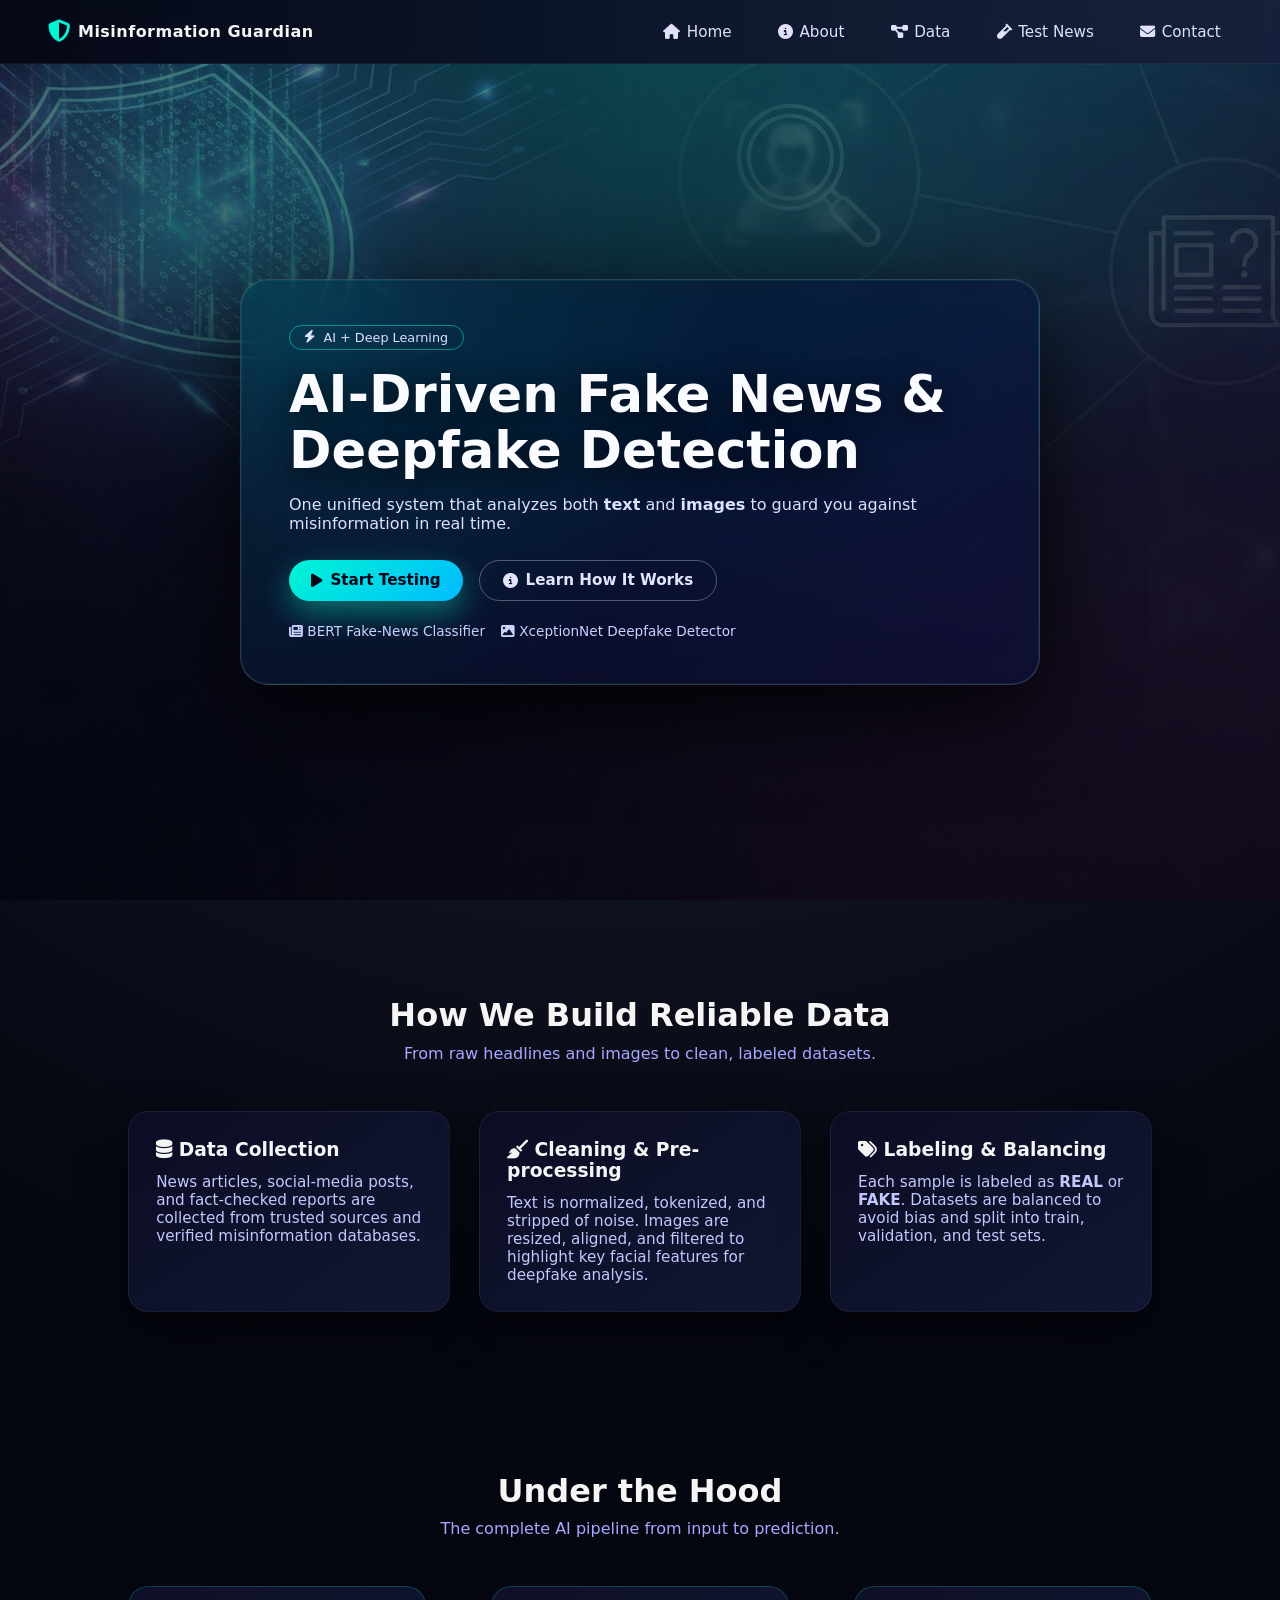
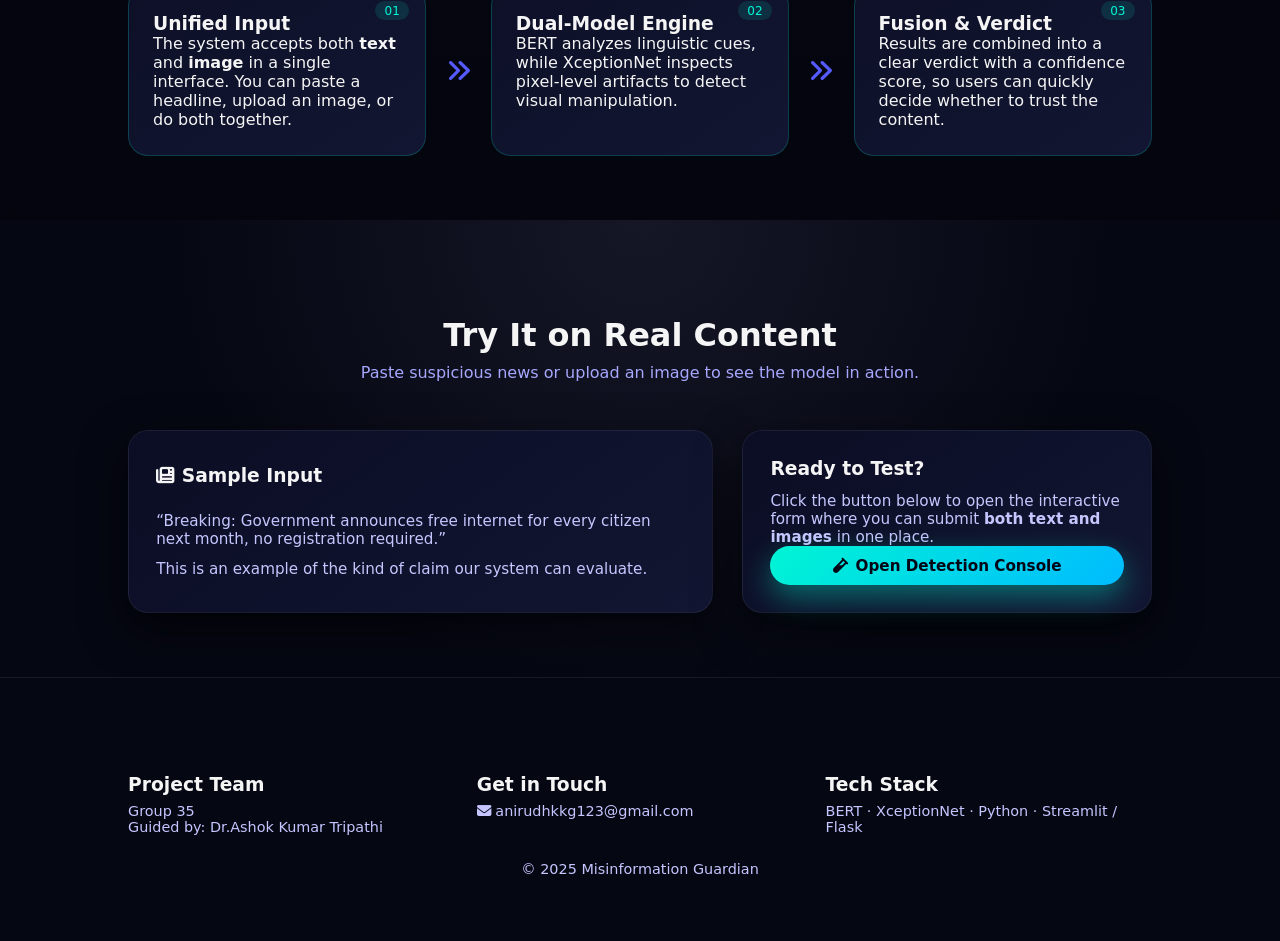
<file: index.html>
<!DOCTYPE html>
<html lang="en">
<head>
    <meta charset="UTF-8" />
    <title>Misinformation Guardian</title>
    <meta name="viewport" content="width=device-width, initial-scale=1" />
    <link rel="stylesheet" href="assets/style.css" />
    
    <link rel="stylesheet"
          href="https://cdnjs.cloudflare.com/ajax/libs/font-awesome/6.5.1/css/all.min.css"
          integrity="sha512-DTOQO9RWCH3ppGqcWaEA1BIZOC6xxalwEsw9c2QQeAIftl+Vegovlnee1c9QX4TctnWMn13TZye+giMm8e2LwA=="
          crossorigin="anonymous" referrerpolicy="no-referrer" />
</head>

<body class="dark-body">

<header class="nav">
    <div class="nav-left">
        <i class="fa-solid fa-shield-halved logo-icon"></i>
        <span class="logo-text">Misinformation&nbsp;Guardian</span>
    </div>

    <input type="checkbox" id="nav-toggle" class="nav-toggle">
    <label for="nav-toggle" class="nav-toggle-label">
        <span></span>
    </label>

    <nav class="nav-links">
        <a href="#home"><i class="fa-solid fa-house"></i> Home</a>
        <a href="#about"><i class="fa-solid fa-circle-info"></i> About</a>
        <a href="#pipeline"><i class="fa-solid fa-diagram-project"></i> Data</a>
        <a href="#test"><i class="fa-solid fa-vial"></i> Test News</a>
        <a href="#contact"><i class="fa-solid fa-envelope"></i> Contact</a>
    </nav>
</header>


<section id="home" class="hero">
    <video class="bg-video" autoplay muted loop playsinline>
        <source src="assets/video.mp4" type="video/mp4">
        Your browser does not support HTML5 video.
    </video>
    <div class="hero-overlay"></div>
    <div class="hero-content glass">
        <p class="badge"><i class="fa-solid fa-bolt"></i> AI + Deep Learning</p>
        <h1>AI-Driven Fake News & Deepfake Detection</h1>
        <p class="hero-subtitle">
            One unified system that analyzes both <strong>text</strong> and <strong>images</strong>
            to guard you against misinformation in real time.
        </p>
        <div class="hero-buttons">
            <a href="detect.html" class="btn btn-primary">
                <i class="fa-solid fa-play"></i> Start Testing
            </a>
            <a href="#about" class="btn btn-ghost">
                <i class="fa-solid fa-circle-info"></i> Learn How It Works
            </a>
        </div>
        <div class="hero-mini">
            <span><i class="fa-solid fa-newspaper"></i> BERT Fake-News Classifier</span>
            <span><i class="fa-solid fa-image"></i> XceptionNet Deepfake Detector</span>
        </div>
    </div>
</section>


<section id="about" class="section">
    <div class="section-header">
        <h2>How We Build Reliable Data</h2>
        <p>From raw headlines and images to clean, labeled datasets.</p>
    </div>

    <div class="grid-3">
        <div class="card">
            <h3><i class="fa-solid fa-database"></i> Data Collection</h3>
            <p>
                News articles, social-media posts, and fact-checked reports are
                collected from trusted sources and verified misinformation
                databases.
            </p>
        </div>

        <div class="card">
            <h3><i class="fa-solid fa-broom"></i> Cleaning & Pre-processing</h3>
            <p>
                Text is normalized, tokenized, and stripped of noise.
                Images are resized, aligned, and filtered to highlight key facial
                features for deepfake analysis.
            </p>
        </div>

        <div class="card">
            <h3><i class="fa-solid fa-tags"></i> Labeling & Balancing</h3>
            <p>
                Each sample is labeled as <strong>REAL</strong> or
                <strong>FAKE</strong>. Datasets are balanced to avoid bias and
                split into train, validation, and test sets.
            </p>
        </div>
    </div>
</section>


<section id="pipeline" class="section">
    <div class="section-header">
        <h2>Under the Hood</h2>
        <p>The complete AI pipeline from input to prediction.</p>
    </div>

    <div class="pipeline">
        <div class="pipeline-step">
            <span class="step-badge">01</span>
            <h3>Unified Input</h3>
            <p>
                The system accepts both <strong>text</strong> and
                <strong>image</strong> in a single interface. You can paste a
                headline, upload an image, or do both together.
            </p>
        </div>
        <div class="pipeline-arrow"><i class="fa-solid fa-angles-right"></i></div>

        <div class="pipeline-step">
            <span class="step-badge">02</span>
            <h3>Dual-Model Engine</h3>
            <p>
                BERT analyzes linguistic cues, while XceptionNet inspects pixel-level
                artifacts to detect visual manipulation.
            </p>
        </div>
        <div class="pipeline-arrow"><i class="fa-solid fa-angles-right"></i></div>

        <div class="pipeline-step">
            <span class="step-badge">03</span>
            <h3>Fusion & Verdict</h3>
            <p>
                Results are combined into a clear verdict with a confidence score,
                so users can quickly decide whether to trust the content.
            </p>
        </div>
    </div>
</section>


<section id="test" class="section section-alt">
    <div class="section-header">
        <h2>Try It on Real Content</h2>
        <p>Paste suspicious news or upload an image to see the model in action.</p>
    </div>

    <div class="test-layout">
        
        <div class="card card-wide test-left">
            <h3><i class="fa-solid fa-newspaper"></i> Sample Input</h3>
            <p class="sample-text">
                “Breaking: Government announces free internet for every citizen next
                month, no registration required.”
            </p>
            <p class="sample-meta">
                This is an example of the kind of claim our system can evaluate.
            </p>
        </div>

        
        <div class="card test-right">
            <h3>Ready to Test?</h3>
            <p>
                Click the button below to open the interactive form
                where you can submit <strong>both text and images</strong> in one place.
            </p>
            <a href="detect.html" class="btn btn-primary btn-full test-btn">
                <i class="fa-solid fa-vial"></i> Open Detection Console
            </a>
        </div>
    </div>
</section>


<section id="contact" class="section footer">
    <div class="footer-content">
        <div>
            <h3>Project Team</h3>
            <p>Group 35</p>
            <p>Guided by: Dr.Ashok Kumar Tripathi</p>
        </div>
        <div>
            <h3>Get in Touch</h3>
            <p><i class="fa-solid fa-envelope"></i> anirudhkkg123@gmail.com</p>
        </div>
        <div>
            <h3>Tech Stack</h3>
            <p>BERT · XceptionNet · Python · Streamlit / Flask</p>
        </div>
    </div>
    <p class="footer-bottom">© 2025 Misinformation Guardian</p>
</section>

</body>
</html>
</file>
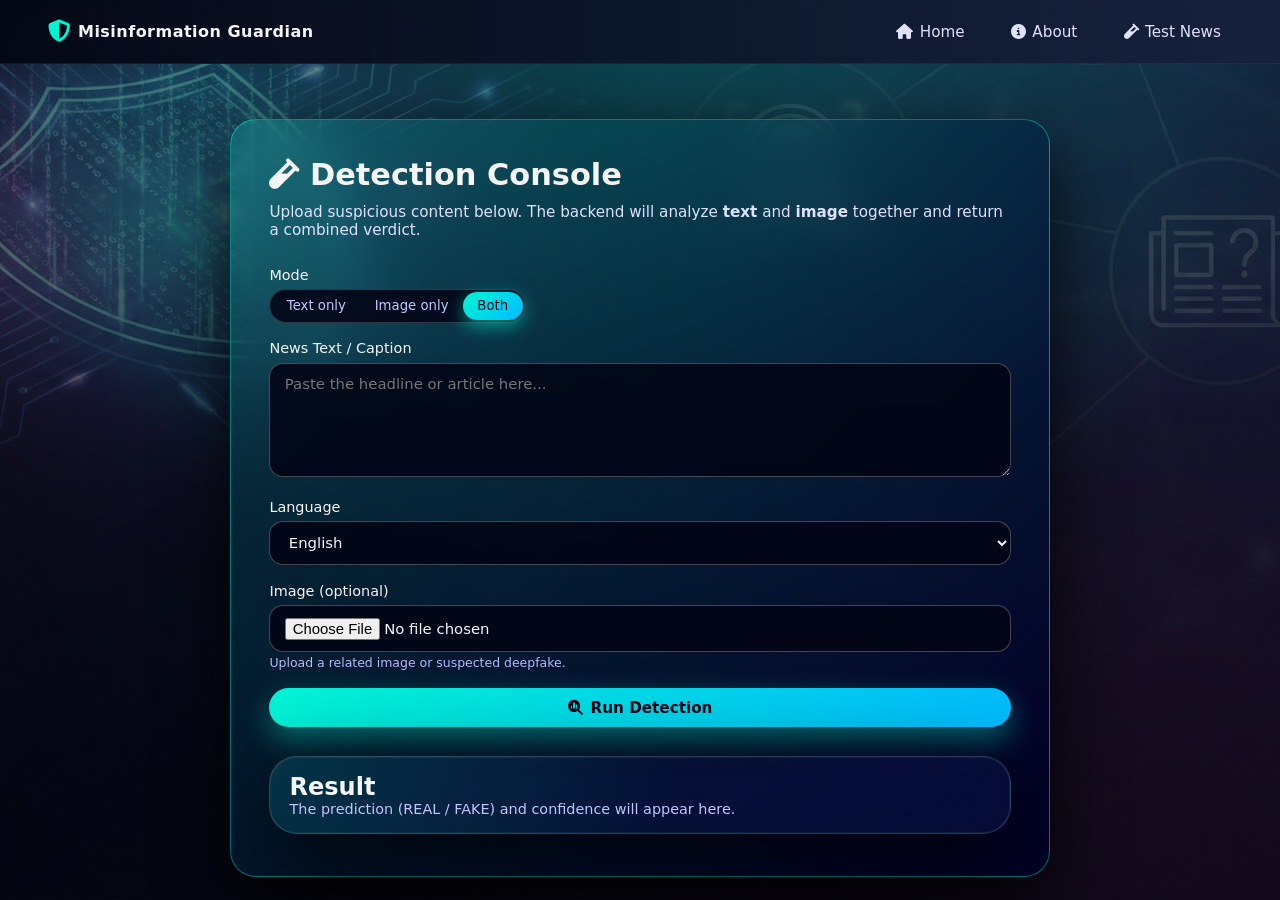
<file: detect.html>
<!DOCTYPE html>
<html lang="en">
<head>
    <meta charset="UTF-8" />
    <title>Detection Console – Misinformation Guardian</title>
    <meta name="viewport" content="width=device-width, initial-scale=1" />
    <link rel="stylesheet" href="assets/style.css" />
    <link rel="stylesheet"
          href="https://cdnjs.cloudflare.com/ajax/libs/font-awesome/6.5.1/css/all.min.css"
          crossorigin="anonymous" referrerpolicy="no-referrer" />
</head>

<body class="dark-body">

<header class="nav">
    <div class="nav-left">
        <a href="index.html" class="logo-link">
            <i class="fa-solid fa-shield-halved logo-icon"></i>
            <span class="logo-text">Misinformation&nbsp;Guardian</span>
        </a>
    </div>
    <nav class="nav-links">
        <a href="index.html#home"><i class="fa-solid fa-house"></i> Home</a>
        <a href="index.html#about"><i class="fa-solid fa-circle-info"></i> About</a>
        <a href="#"><i class="fa-solid fa-vial"></i> Test News</a>
    </nav>
</header>

<section class="detect-hero">
    <video class="bg-video" autoplay muted loop playsinline>
        <source src="assets/video.mp4" type="video/mp4">
        Your browser does not support HTML5 video.
    </video>
    <div class="hero-overlay"></div>

    <div class="detect-container gradient-card">
        <h1><i class="fa-solid fa-vial"></i> Detection Console</h1>
        <p class="detect-subtitle">
            Upload suspicious content below. The backend will analyze <strong>text</strong> and
            <strong>image</strong> together and return a combined verdict.
        </p>

        <form class="detect-form" method="POST" enctype="multipart/form-data" action="/predict">
            <div class="form-row mode-toggle">
                <label>Mode</label>
                <div class="mode-options">
                    <button type="button" data-mode="text" class="mode-btn">Text only</button>
                    <button type="button" data-mode="image" class="mode-btn">Image only</button>
                    <button type="button" data-mode="both" class="mode-btn mode-btn-active">Both</button>
                </div>
            </div>
            
            <div class="form-row" id="text-input-row">
                <label for="news_text">News Text / Caption</label>
                <textarea id="news_text" name="news_text"
                          placeholder="Paste the headline or article here..."
                          rows="5" required></textarea>
            </div>

            <div class="form-row">
                <label for="language">Language</label>
                <select id="language" name="language">
                    <option value="auto">Auto Detect Language</option>
                    <option value="en" selected>English</option>
                    <option value="hi">Hindi</option>
                    <option value="mr">Marathi</option>
                    <option value="te">Telugu</option>
                </select>
            </div>

            <div class="form-row" id="image-input-row">
                <label for="news_image">Image (optional)</label>
                <input id="news_image" name="news_image" type="file"
                       accept="image/png, image/jpeg" />
                <small>Upload a related image or suspected deepfake.</small>
            </div>

            <button type="submit" class="btn btn-primary btn-full">
                <i class="fa-solid fa-magnifying-glass-chart"></i>
                Run Detection
            </button>
            
            <input type="hidden" name="detection_mode" id="detection_mode_input" value="both">
        </form>

        <div class="result-panel glass">
            <h2>Result</h2>

            <div id="ai-loader" class="ai-pulse hidden">
                <div class="ai-orbit">
                    <span class="ai-dot"></span>
                </div>
                <span class="ai-text">Analyzing with AI…</span>
            </div>

            <div id="result-content" class="result-content">
                <p class="placeholder">
                    The prediction (REAL / FAKE) and confidence will appear here.
                </p>
            </div>
        </div>

    </div>
</section>

<script>
   
    const form = document.querySelector(".detect-form");
    const aiLoader = document.getElementById("ai-loader");
    const resultContent = document.getElementById("result-content");
    const submitBtn = form.querySelector("button[type='submit']");
    const modeButtons = document.querySelectorAll(".mode-btn");
    
    
    const textRow = document.getElementById("text-input-row");
    const imageRow = document.getElementById("image-input-row");
    const newsText = document.getElementById("news_text");
    const newsImage = document.getElementById("news_image");
    const modeHiddenInput = document.getElementById("detection_mode_input");

    function updateMode(mode) {

        textRow.style.display = 'block';
        imageRow.style.display = 'block';
        newsText.removeAttribute('required');
        newsImage.removeAttribute('required');
        
        
        modeHiddenInput.value = mode;

        
        modeButtons.forEach(btn => btn.classList.remove('mode-btn-active'));
        document.querySelector(`[data-mode="${mode}"]`).classList.add('mode-btn-active');

        if (mode === 'text') {
            
            imageRow.style.display = 'none';
            newsText.setAttribute('required', 'required');
        } else if (mode === 'image') {
            
            textRow.style.display = 'none';
            newsImage.setAttribute('required', 'required');
        } else {
            
            newsText.setAttribute('required', 'required');
        }
    }
    
    
    modeButtons.forEach(button => {
        button.addEventListener('click', () => {
            updateMode(button.getAttribute('data-mode'));
        });
    });

    
    updateMode('both'); 

    
    function updateResult(data) {
        const verdict = data.verdict;
        const confidence = String(data.confidence_score).replace('%', ''); 
        const reasoning = data.reasoning;
        const claims = data.claims_status || [];

        const verdictClass = verdict === "REAL" ? "result-real" : "result-fake";
        const icon = verdict === "REAL" ? "fa-circle-check" : "fa-circle-xmark";
        const uncertainty = 100 - parseInt(confidence);

        let claimsHtml = claims.map(claim => `
            <li class="${claim.status ? claim.status.toLowerCase() : 'unverifiable'}">
                <i class="fa-solid fa-check-circle claim-icon"></i>
                <strong>Claim Status:</strong> ${claim.status || 'N/A'} - <span>${claim.claim}</span>
            </li>
        `).join('');
        
        const claimsSection = modeHiddenInput.value === 'image' 
            ? '' 
            : `<h3 class="result-header"><i class="fa-solid fa-list-check"></i> Claims Verification</h3>
               <ul class="claims-list">${claimsHtml || '<li>No specific claims were verified or returned by the model.</li>'}</ul>`;

        resultContent.innerHTML = `
            <div class="result-verdict ${verdictClass}">
                <i class="fa-solid ${icon}"></i> 
                <span>${verdict}</span> 
                <small>Combined Model Confidence</small>
            </div>

            <div class="confidence-bar">
                <div class="bar-fill" style="width: ${confidence}%;" data-confidence="${confidence}%"></div>
            </div>
            <div class="confidence-labels">
                <span class="conf-real ${verdictClass}">${confidence}% ${verdict}</span>
                <span class="conf-fake">
                    ${uncertainty > 0 ? `${uncertainty}% UNCERTAIN` : ''}
                </span>
            </div>

            <h3 class="result-header"><i class="fa-solid fa-brain"></i> Model Reasoning</h3>
            <p class="result-reasoning">${reasoning}</p>

            ${claimsSection}
        `;
    }

   
    form.addEventListener("submit", async function (e) {
        e.preventDefault();
        
        const currentMode = modeHiddenInput.value;
        if (currentMode === 'text' && !newsText.value.trim()) {
            alert("Please enter news text.");
            return;
        }
        if (currentMode === 'image' && newsImage.files.length === 0) {
            alert("Please upload an image.");
            return;
        }

        aiLoader.classList.remove("hidden");
        resultContent.innerHTML = "";
        submitBtn.disabled = true;
        
        const formData = new FormData(form);

        try {
            const response = await fetch("/predict", {
                method: "POST",
                body: formData,
            });

            if (!response.ok) {
                const errorData = await response.json();
                throw new Error(`HTTP error! Status: ${response.status}. Message: ${errorData.error || 'Server error.'}`);
            }

            const data = await response.json();
            
            if (data.verdict && data.confidence_score) {
                updateResult(data);
            } else {
                resultContent.innerHTML = `<p class="error-msg">Error: Invalid model output structure. Please check backend response.</p>`;
            }

        } catch (error) {
            console.error("Detection Error:", error);
            resultContent.innerHTML = `<p class="error-msg">API ERROR: Failed to process request: ${error.message}</p>`;
        } finally {
            aiLoader.classList.add("hidden");
            submitBtn.disabled = false;
        }
    });
</script>

</body>
</html>
</file>
<file: assets/style.css>
/* === Base === */
* {
    margin: 0;
    padding: 0;
    box-sizing: border-box;
    font-family: system-ui, -apple-system, BlinkMacSystemFont, "Segoe UI", sans-serif;
}

.dark-body {
    min-height: 100vh;
    background: radial-gradient(circle at top, #22263a 0, #050711 50%, #020309 100%);
    color: #f5f5f5;
}

/* Background video */
.bg-video {
    position: absolute;
    inset: 0;
    width: 100%;
    height: 100%;
    object-fit: cover;
    opacity: 0.55;
    z-index: 0;
}

/* Background image on hero / detect */
.hero,
.detect-hero {
    position: relative;
    min-height: 100vh;
    background-image: url("image.jpg"); /* fallback if video not supported */
    background-size: cover;
    background-position: center;
    display: flex;
    align-items: center;
    justify-content: center;
}

.hero-overlay {
    position: absolute;
    inset: 0;
    background:
        radial-gradient(circle at top, rgba(0, 245, 212, 0.22), transparent 60%),
        linear-gradient(
            to bottom,
            rgba(0, 0, 0, 0.35),
            rgba(2, 3, 10, 0.78)
        );
    z-index: 1;
}

/* === Navigation === */
.nav {
    position: fixed;
    top: 0;
    left: 0;
    right: 0;
    height: 64px;
    padding: 0 3rem;
    display: flex;
    align-items: center;
    justify-content: space-between;
    backdrop-filter: blur(16px);
    background: linear-gradient(to right, rgba(4,7,20,0.95), rgba(23,32,60,0.9));
    border-bottom: 1px solid rgba(255,255,255,0.06);
    z-index: 1000;
}

.logo-icon {
    font-size: 1.4rem;
    color: #00f5d4;
}

.logo-text {
    font-weight: 700;
    letter-spacing: 0.03em;
    margin-left: 8px;
}

.nav-left {
    display: flex;
    align-items: center;
}

.logo-link {
    display: flex;
    align-items: center;
    text-decoration: none;
    color: inherit;
}

.nav-links {
    display: flex;
    gap: 1.5rem;
}

.nav-links a {
    text-decoration: none;
    color: #e0e0ff;
    font-size: 0.95rem;
    display: flex;
    align-items: center;
    gap: 0.4rem;
    padding: 0.35rem 0.7rem;
    border-radius: 999px;
    transition: 0.2s;
}

.nav-links a:hover {
    background: rgba(0, 245, 212, 0.08);
    color: #00f5d4;
}

/* Mobile nav */
.nav-toggle,
.nav-toggle-label {
    display: none;
}

/* === Hero === */
.hero-content {
    position: relative;
    z-index: 2;
    max-width: 800px;
    padding: 2.8rem 3rem;
    margin-top: 4rem;
}

/* Glass style */
.glass {
    background:
        radial-gradient(circle at top left, rgba(0, 245, 212, 0.14), transparent 55%),
        linear-gradient(135deg,
            rgba(8, 12, 40, 0.60),
            rgba(10, 20, 60, 0.55)
        );
    border-radius: 28px;
    border: 1px solid rgba(255, 255, 255, 0.16);
    box-shadow:
        0 30px 90px rgba(0, 0, 0, 0.85),
        inset 0 0 0 1px rgba(0, 245, 212, 0.08);
    backdrop-filter: blur(26px) saturate(160%);
    -webkit-backdrop-filter: blur(26px) saturate(160%);
}

/* Hero text */
.hero-content h1 {
    color: #f9fbff;
    text-shadow: 0 6px 30px rgba(0, 0, 0, 0.75);
}

.hero-subtitle {
    color: #e3e6ff;
}

.hero-content p,
.hero-content span {
    color: #dbe1ff;
}

.hero-mini span {
    color: #c9d1ff;
}

/* Result Verdict Styling */
.result-verdict {
    display: flex;
    align-items: center;
    gap: 0.8rem;
    font-size: 1.6rem;
    font-weight: 700;
    margin-bottom: 1rem;
    padding-bottom: 0.6rem;
    border-bottom: 1px solid rgba(255, 255, 255, 0.1);
}

.result-verdict small {
    font-size: 0.9rem;
    color: #a7a7ff;
    font-weight: 400;
    margin-left: auto;
}

.result-fake {
    color: #ff5555;
}

.result-real {
    color: #00f5d4;
}

.result-fake i {
    color: #f72c2c;
}

.result-real i {
    color: #00f5d4;
}

.result-header {
    font-size: 1.2rem;
    color: #c9c9ff;
    margin-top: 1.5rem;
    margin-bottom: 0.7rem;
}

.result-header i {
    margin-right: 0.5rem;
    color: #00bbff;
}

.result-reasoning {
    color: #c9c9ff;
    line-height: 1.5;
    font-size: 0.95rem;
}

/* Bar Chart Styles */
.confidence-bar {
    height: 20px;
    width: 100%;
    background-color: rgba(255, 255, 255, 0.1);
    border-radius: 999px;
    margin-bottom: 0.5rem;
    overflow: hidden;
}

.bar-fill {
    height: 100%;
    background: linear-gradient(90deg, #00f5d4, #00bbff);
    border-radius: 999px;
    transition: width 1s ease-out;
    position: relative;
    box-shadow: 0 0 10px rgba(0, 245, 212, 0.4);
}

.confidence-labels {
    display: flex;
    justify-content: space-between;
    font-size: 0.85rem;
    color: #a7a7ff;
    margin-bottom: 1rem;
}

.conf-real {
    font-weight: 600;
}

.conf-fake {
    font-weight: 400;
    color: #7777aa;
}

/* Claims List Styles */
.claims-list {
    list-style: none;
    padding: 0;
}

.claims-list li {
    padding: 0.5rem 0;
    font-size: 0.9rem;
    border-bottom: 1px solid rgba(255, 255, 255, 0.05);
    display: flex;
    align-items: flex-start;
}

.claims-list li:last-child {
    border-bottom: none;
}

.claims-list span {
    color: #e0e0ff;
    margin-left: 0.5rem;
}

.claim-icon {
    font-size: 1.1rem;
    margin-right: 0.7rem;
}

.true .claim-icon {
    color: #00f5d4;
}

.false .claim-icon {
    color: #ff5555;
}

.unverifiable .claim-icon {
    color: #ffc400;
}

.false strong,
.false .claim-icon {
    color: #ff5555;
}

.true strong,
.true .claim-icon {
    color: #00f5d4;
}

.unverifiable strong,
.unverifiable .claim-icon {
    color: #ffc400;
}

/* Loader */
.hidden {
    display: none !important;
}

.ai-pulse {
    display: flex;
    align-items: center;
    gap: 0.8rem;
    margin-bottom: 0.6rem;
}

.ai-orbit {
    width: 32px;
    height: 32px;
    border-radius: 999px;
    border: 2px solid rgba(0, 245, 212, 0.35);
    display: flex;
    align-items: center;
    justify-content: center;
    position: relative;
    animation: aiSpin 1.4s linear infinite;
}

.ai-dot {
    width: 10px;
    height: 10px;
    border-radius: 999px;
    background: radial-gradient(circle, #00f5d4, #00bbff);
    box-shadow: 0 0 12px rgba(0, 245, 212, 0.9);
}

.ai-text {
    font-size: 0.9rem;
    color: #d9e3ff;
    letter-spacing: 0.03em;
}

@keyframes aiSpin {
    0%   { transform: rotate(0deg); }
    100% { transform: rotate(360deg); }
}

/* Mode toggle */
.mode-options {
    display: inline-flex;
    border-radius: 999px;
    padding: 2px;
    background: rgba(3, 6, 23, 0.9);
    border: 1px solid rgba(255, 255, 255, 0.18);
}

.mode-btn {
    border: none;
    background: transparent;
    padding: 0.4rem 0.9rem;
    font-size: 0.83rem;
    color: #c1c8ff;
    border-radius: 999px;
    cursor: pointer;
    transition: 0.18s;
}

.mode-btn-active {
    background: linear-gradient(135deg, #00f5d4, #00bbff);
    color: #020617;
    box-shadow: 0 6px 18px rgba(0, 245, 212, 0.55);
}

/* Badge */
.badge {
    display: inline-flex;
    align-items: center;
    gap: 0.5rem;
    font-size: 0.8rem;
    padding: 0.25rem 0.9rem;
    border-radius: 999px;
    border: 1px solid rgba(0, 245, 212, 0.5);
    color: #00f5d4;
    margin-bottom: 1rem;
}

/* Hero text sizes */
.hero h1 {
    font-size: clamp(2.4rem, 4vw, 3.4rem);
    line-height: 1.1;
    margin-bottom: 1rem;
}

.hero-subtitle {
    color: #d3d3ff;
    font-size: 1rem;
    margin-bottom: 1.7rem;
}

.hero-buttons {
    display: flex;
    gap: 1rem;
    flex-wrap: wrap;
    margin-bottom: 1.4rem;
}

.hero-mini {
    display: flex;
    flex-wrap: wrap;
    gap: 1rem;
    font-size: 0.85rem;
    color: #9ea4ff;
}

/* Buttons */
.btn {
    display: inline-flex;
    align-items: center;
    justify-content: center;
    gap: 0.5rem;
    padding: 0.65rem 1.4rem;
    border-radius: 999px;
    border: none;
    text-decoration: none;
    cursor: pointer;
    font-weight: 600;
    font-size: 0.95rem;
    transition: transform 0.12s ease, box-shadow 0.12s ease, background 0.2s, color 0.2s;
}

.btn-primary {
    background: linear-gradient(135deg, #00f5d4, #00bbff);
    color: #020616;
    box-shadow: 0 12px 30px rgba(0, 245, 212, 0.4);
}

.btn-primary:hover {
    transform: translateY(-1px);
    box-shadow: 0 18px 40px rgba(0, 245, 212, 0.55);
}

.btn-ghost {
    background: transparent;
    color: #e4e4ff;
    border: 1px solid rgba(255,255,255,0.3);
}

.btn-ghost:hover {
    background: rgba(255,255,255,0.06);
}

.btn-full {
    width: 100%;
}

/* Sections */
.section {
    padding: 6rem 10vw 4rem;
    position: relative;
}

.section-alt {
    background: radial-gradient(circle at top, #151727 0, #050712 60%);
}

.section-header {
    text-align: center;
    margin-bottom: 3rem;
}

.section-header h2 {
    font-size: 2rem;
    margin-bottom: 0.6rem;
}

.section-header p {
    color: #a7a7ff;
}

/* Cards / grids */
.grid-3 {
    display: grid;
    grid-template-columns: repeat(3, minmax(0, 1fr));
    gap: 1.8rem;
}

.card {
    background: linear-gradient(145deg, #0b0d24, #121632);
    border-radius: 20px;
    padding: 1.7rem;
    border: 1px solid rgba(255,255,255,0.06);
    box-shadow: 0 16px 45px rgba(0,0,0,0.6);
}

.card h3 {
    margin-bottom: 0.8rem;
}

.card p {
    color: #c6c6ff;
    font-size: 0.95rem;
}

/* Pipeline */
.pipeline {
    display: flex;
    flex-wrap: wrap;
    gap: 1.2rem;
    align-items: stretch;
    justify-content: center;
}

.pipeline-step {
    flex: 1 1 230px;
    background: linear-gradient(145deg, #0d1027, #121632);
    padding: 1.6rem 1.5rem;
    border-radius: 20px;
    border: 1px solid rgba(0, 245, 212, 0.2);
    position: relative;
}

.step-badge {
    position: absolute;
    top: 14px;
    right: 16px;
    font-size: 0.75rem;
    padding: 0.15rem 0.6rem;
    border-radius: 999px;
    background: rgba(0,245,212,0.12);
    color: #00f5d4;
}

.pipeline-arrow {
    display: flex;
    align-items: center;
    font-size: 1.6rem;
    color: #555bff;
}

/* Test section */
.test-layout {
    display: grid;
    gap: 1.8rem;
    grid-template-columns: minmax(0, 2fr) minmax(0, 1.4fr);
    align-items: stretch;
}

.test-layout > * {
    height: 100%;
    display: flex;
    flex-direction: column;
    justify-content: center;
}

.card-wide {
    height: 100%;
}

.sample-text {
    margin: 0.8rem 0;
    font-size: 1.05rem;
}

.sample-meta {
    color: #a7a7ff;
    font-size: 0.9rem;
}

/* Footer */
.footer {
    border-top: 1px solid rgba(255,255,255,0.07);
    background: #050712;
}

.footer-content {
    display: grid;
    grid-template-columns: repeat(auto-fit, minmax(180px, 1fr));
    gap: 1.4rem;
}

.footer h3 {
    margin-bottom: 0.5rem;
}

.footer p {
    color: #c5c5ff;
    font-size: 0.9rem;
}

.footer-bottom {
    text-align: center;
    margin-top: 1.6rem;
    font-size: 0.8rem;
    color: #7777aa;
}

/* Detection page form */
.detect-container {
    position: relative;
    z-index: 2;
    margin-top: 6rem;
    max-width: 820px;
    width: 92%;
    padding: 2.3rem 2.4rem 2.6rem;
}

.gradient-card {
    border-radius: 26px;
    background: linear-gradient(135deg, rgba(0, 245, 212, 0.16), rgba(0, 0, 40, 0.95));
    box-shadow: 0 24px 70px rgba(0,0,0,0.85);
    border: 1px solid rgba(0, 245, 212, 0.45);
    backdrop-filter: blur(18px);
}

.detect-container h1 {
    font-size: 1.9rem;
    margin-bottom: 0.7rem;
}

.detect-subtitle {
    color: #e0e0ff;
    font-size: 0.95rem;
    margin-bottom: 1.7rem;
}

.detect-form {
    display: grid;
    gap: 1.1rem;
    margin-bottom: 1.8rem;
}

.form-row label {
    display: block;
    margin-bottom: 0.4rem;
    font-size: 0.9rem;
}

textarea,
select,
input[type="file"] {
    width: 100%;
    border-radius: 14px;
    border: 1px solid rgba(255,255,255,0.25);
    padding: 0.7rem 0.9rem;
    background: rgba(3,6,23,0.9);
    color: #f5f5ff;
    font-size: 0.93rem;
    outline: none;
    transition: border 0.15s, box-shadow 0.15s, background 0.15s;
}

textarea:focus,
select:focus,
input[type="file"]:focus {
    border-color: #00f5d4;
    box-shadow: 0 0 0 1px rgba(0, 245, 212, 0.4);
    background: rgba(6,10,35,1);
}

small {
    font-size: 0.78rem;
    color: #b8b8ff;
}

.result-panel {
    margin-top: 0.5rem;
    padding: 1rem 1.2rem;
}

.placeholder {
    font-size: 0.9rem;
    color: #c4c4ff;
}

/* Responsive */
@media (max-width: 880px) {
    .nav {
        padding: 0 1.4rem;
    }

    .grid-3 {
        grid-template-columns: 1fr;
    }

    .test-layout {
        grid-template-columns: 1fr;
    }

    .hero-content {
        padding: 2rem 1.5rem;
        margin: 5.1rem 1rem 2rem;
    }

    /* burger menu */
    .nav-toggle {
        display: block;
    }

    .nav-toggle {
        position: absolute;
        opacity: 0;
    }

    .nav-toggle-label {
        display: block;
        cursor: pointer;
    }

    .nav-toggle-label span,
    .nav-toggle-label span::before,
    .nav-toggle-label span::after {
        display: block;
        background: #fff;
        height: 2px;
        width: 20px;
        border-radius: 999px;
        position: relative;
        transition: transform 0.2s ease, opacity 0.2s ease;
    }

    .nav-toggle-label span::before,
    .nav-toggle-label span::after {
        content: "";
        position: absolute;
        left: 0;
    }

    .nav-toggle-label span::before {
        top: -6px;
    }

    .nav-toggle-label span::after {
        top: 6px;
    }

    .nav-links {
        position: absolute;
        top: 64px;
        right: 0;
        left: 0;
        background: rgba(4,7,20,0.98);
        flex-direction: column;
        padding: 0.8rem 1.4rem 1rem;
        display: none;
    }

    .nav-links a {
        padding: 0.6rem 0.4rem;
    }

    .nav-toggle:checked + .nav-toggle-label + .nav-links {
        display: flex;
    }
}
</file>
